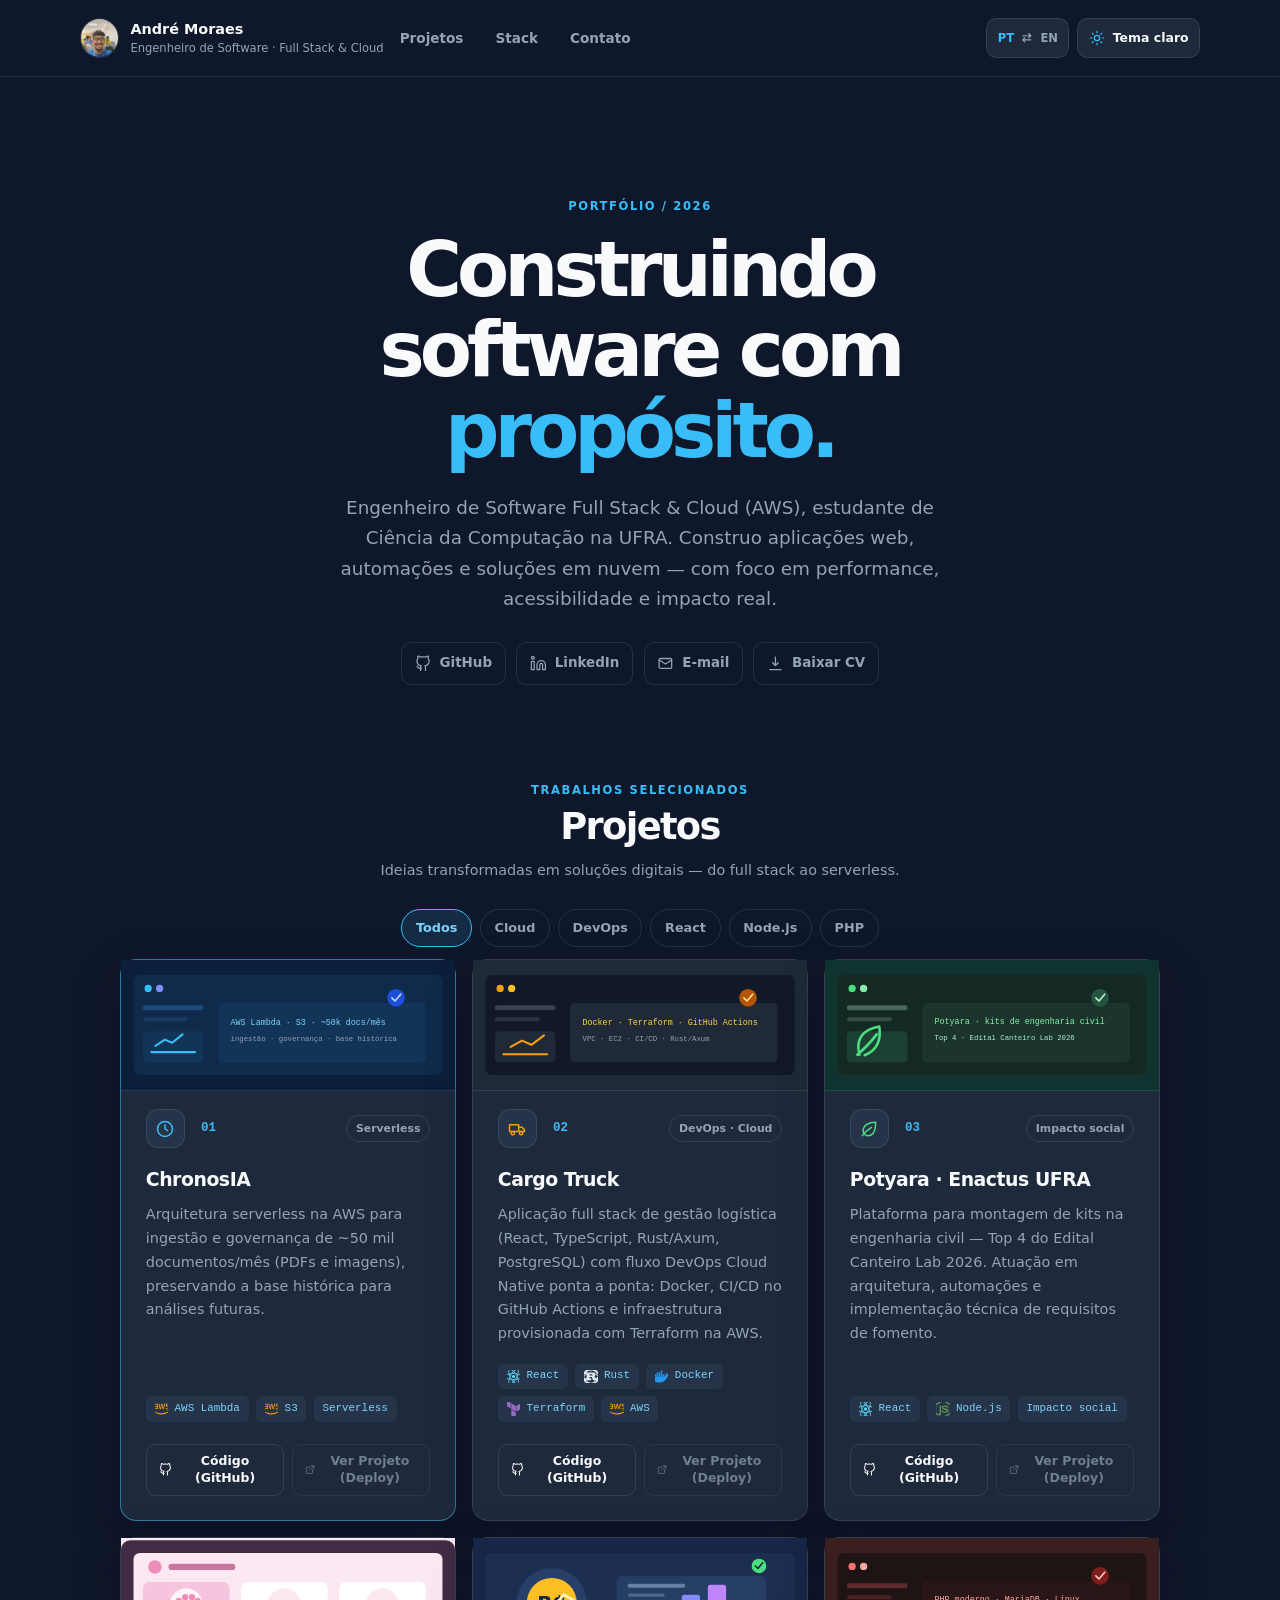
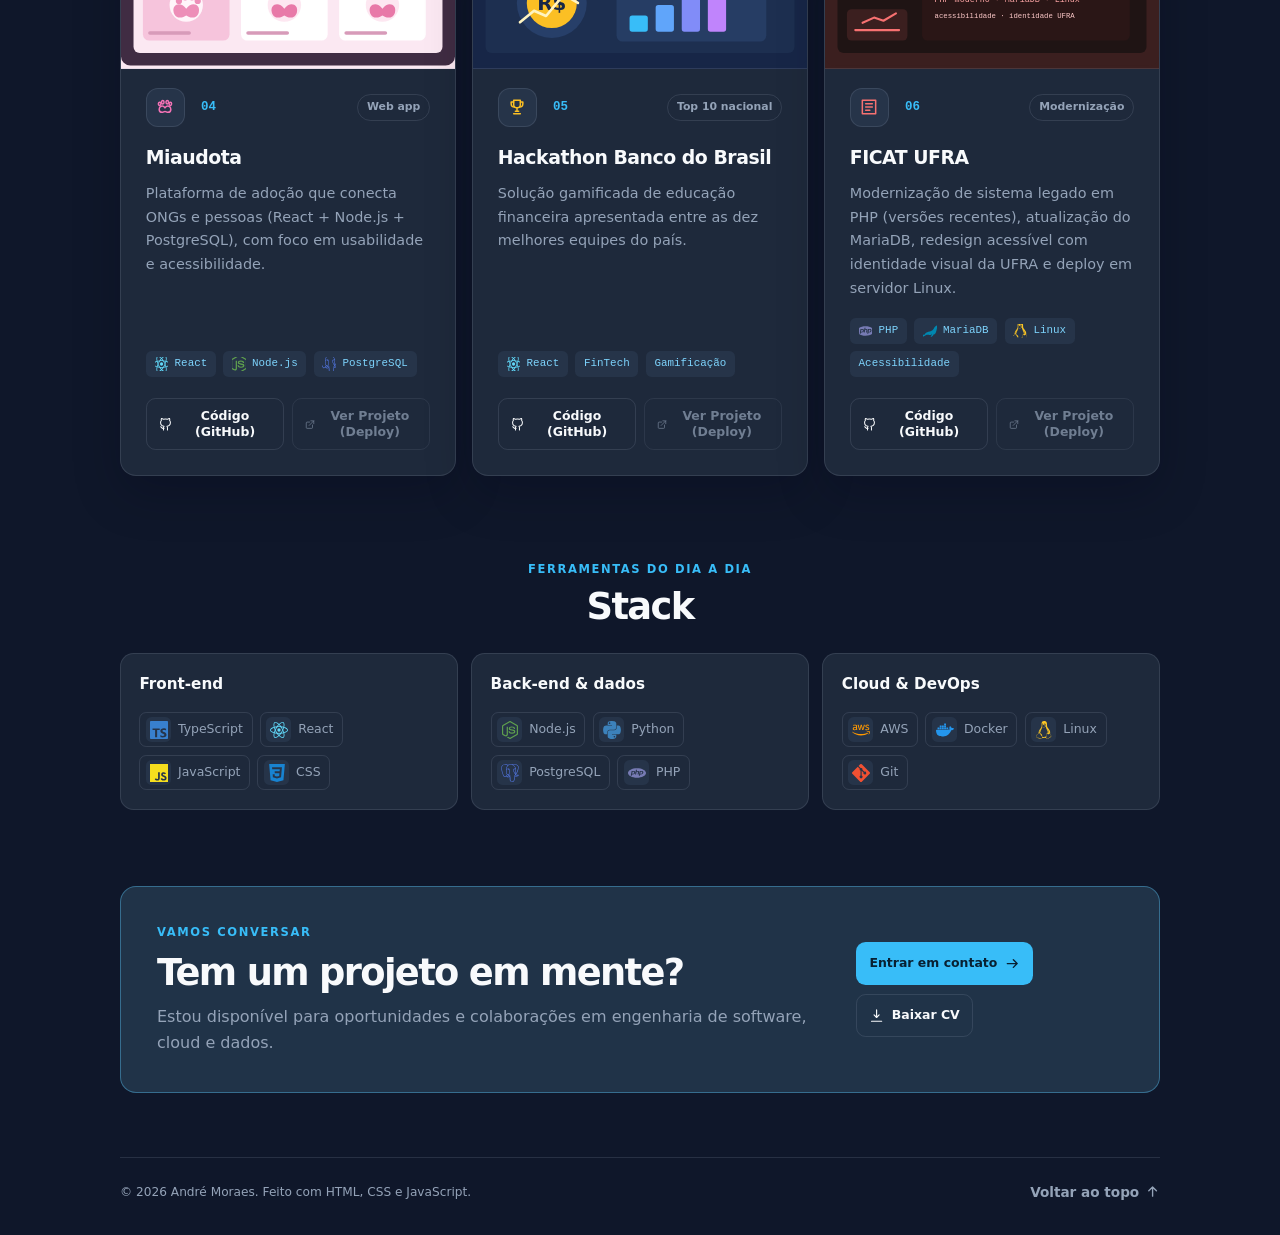
<file: index.html>
<!DOCTYPE html>
<html lang="pt-BR" data-theme="dark">
<head>
    <meta charset="UTF-8">
    <meta name="viewport" content="width=device-width, initial-scale=1">
    <meta name="theme-color" content="#0F172A">
    <meta name="description" content="Portfólio de André Moraes — Engenheiro de Software Full Stack e Cloud (AWS), com foco em performance, acessibilidade e sistemas em produção." data-i18n-content="page.description">
    <title data-i18n="page.title">André Moraes — Engenheiro de Software Full Stack & Cloud</title>
    <link rel="stylesheet" href="style.css">
    <script src="script.js" defer></script>
</head>
<body>
    <a class="skip-link" href="#conteudo" data-i18n="skip">Pular para o conteúdo</a>

    <header class="site-header" id="topo">
        <div class="header-inner">
            <a class="brand" href="#topo" aria-label="André Moraes — início" data-i18n-aria-label="brand.home">
                <span class="brand-mark" aria-hidden="true">
                    <img src="img/eu.png" alt="">
                </span>
                <span>
                    <strong>André Moraes</strong>
                    <small data-i18n="brand.role">Engenheiro de Software · Full Stack & Cloud</small>
                </span>
            </a>

            <nav class="main-nav" aria-label="Navegação principal" data-i18n-aria-label="nav.label">
                <a href="#projetos" data-i18n="nav.projects">Projetos</a>
                <a href="#habilidades" data-i18n="nav.stack">Stack</a>
                <a href="#contato" data-i18n="nav.contact">Contato</a>
            </nav>

            <div class="header-actions">
                <button class="language-toggle" id="language-toggle" type="button" aria-label="Mudar idioma para inglês" data-i18n-aria-label="language.toggle">
                    <span class="language-current" id="language-current">PT</span>
                    <svg viewBox="0 0 20 20" aria-hidden="true"><path d="M4 7h12m0 0-3-3m3 3-3 3M16 13H4m0 0 3 3m-3-3 3-3"></path></svg>
                    <span class="language-next" id="language-next">EN</span>
                </button>
                <button class="theme-toggle" id="theme-toggle" type="button" aria-label="Ativar tema claro" aria-pressed="false" data-i18n-aria-label="theme.label">
                    <svg class="theme-icon theme-icon-sun" viewBox="0 0 24 24" aria-hidden="true">
                        <circle cx="12" cy="12" r="4"></circle>
                        <path d="M12 2v2m0 16v2M4.93 4.93l1.42 1.42m11.3 11.3 1.42 1.42M2 12h2m16 0h2M4.93 19.07l1.42-1.42m11.3-11.3 1.42-1.42"></path>
                    </svg>
                    <svg class="theme-icon theme-icon-moon" viewBox="0 0 24 24" aria-hidden="true">
                        <path d="M20.9 13A9 9 0 0 1 11 3.1 9 9 0 1 0 20.9 13Z"></path>
                    </svg>
                    <span class="theme-label">Tema claro</span>
                </button>
            </div>
        </div>
    </header>

    <main id="conteudo" class="page-shell">
        <section class="intro" aria-labelledby="intro-title">
            <div class="intro-content">
                <p class="eyebrow" data-i18n="intro.eyebrow">PORTFÓLIO / 2026</p>
                <h1 id="intro-title"><span data-i18n="intro.titlePrefix">Construindo software com</span> <span class="intro-highlight" data-i18n="intro.titleAccent">propósito.</span></h1>
                <p class="intro-copy" data-i18n="intro.description">
                    Engenheiro de Software Full Stack & Cloud (AWS), estudante de Ciência da Computação na UFRA.
                    Construo aplicações web, automações e soluções em nuvem — com foco em performance, acessibilidade e impacto real.
                </p>
                <div class="intro-links" aria-label="Links de contato" data-i18n-aria-label="intro.links">
                    <a class="icon-link" href="https://github.com/anfemoraes" target="_blank" rel="noopener noreferrer" aria-label="GitHub">
                        <svg viewBox="0 0 24 24" aria-hidden="true">
                            <path d="M9 19c-4.3 1.4-4.3-2.5-6-3m12 6v-3.9a3.4 3.4 0 0 0-.9-2.7c3-.3 6.1-1.5 6.1-6.7a5.2 5.2 0 0 0-1.4-3.6 4.8 4.8 0 0 0-.1-3.6S17.5 1.2 15 3a13.4 13.4 0 0 0-7 0C5.5 1.2 4.3 1.5 4.3 1.5a4.8 4.8 0 0 0-.1 3.6A5.2 5.2 0 0 0 2.8 8.7c0 5.2 3.1 6.4 6.1 6.7a3.4 3.4 0 0 0-.9 2.7V22"></path>
                        </svg>
                        <span>GitHub</span>
                    </a>
                    <a class="icon-link" href="https://www.linkedin.com/in/andr%C3%A9-moraes-99940636a" target="_blank" rel="noopener noreferrer" aria-label="LinkedIn">
                        <svg viewBox="0 0 24 24" aria-hidden="true">
                            <path d="M16 8a6 6 0 0 1 6 6v7h-4v-7a2 2 0 0 0-4 0v7h-4v-7a6 6 0 0 1 6-6ZM2 9h4v12H2z"></path>
                            <circle cx="4" cy="4" r="2"></circle>
                        </svg>
                        <span>LinkedIn</span>
                    </a>
                    <a class="icon-link" href="mailto:andremoras2327@gmail.com" aria-label="Enviar e-mail" data-i18n-aria-label="link.emailLabel">
                        <svg viewBox="0 0 24 24" aria-hidden="true">
                            <rect x="3" y="5" width="18" height="14" rx="2"></rect>
                            <path d="m3 7 9 6 9-6"></path>
                        </svg>
                        <span data-i18n="link.email">E-mail</span>
                    </a>
                    <a class="icon-link" href="cv.pdf" download="CV-Andre-Moraes.pdf" aria-label="Baixar CV (PDF)" data-i18n-aria-label="cv.label">
                        <svg viewBox="0 0 24 24" aria-hidden="true"><path d="M12 3v12m0 0-4-4m4 4 4-4M4 21h16"></path></svg>
                        <span data-i18n="cv.button">Baixar CV</span>
                    </a>
                </div>
            </div>
        </section>

        <section class="section projects-section" id="projetos" aria-labelledby="projects-title">
            <div class="section-heading">
                <div>
                    <p class="eyebrow" data-i18n="projects.eyebrow">TRABALHOS SELECIONADOS</p>
                    <h2 id="projects-title" data-i18n="projects.title">Projetos</h2>
                </div>
                <p class="section-note" data-i18n="projects.note">Ideias transformadas em soluções digitais — do full stack ao serverless.</p>
            </div>

            <div class="project-filters" role="group" aria-label="Filtrar projetos por tecnologia" data-i18n-aria-label="projects.filters">
                <button class="filter-button is-active" type="button" data-filter="all" aria-pressed="true" data-i18n="filter.all">Todos</button>
                <button class="filter-button" type="button" data-filter="cloud" aria-pressed="false">Cloud</button>
                <button class="filter-button" type="button" data-filter="devops" aria-pressed="false">DevOps</button>
                <button class="filter-button" type="button" data-filter="react" aria-pressed="false">React</button>
                <button class="filter-button" type="button" data-filter="node.js" aria-pressed="false">Node.js</button>
                <button class="filter-button" type="button" data-filter="php" aria-pressed="false">PHP</button>
            </div>

            <div class="project-carousel" id="project-carousel" data-mode="list" aria-label="Carrossel de projetos" data-i18n-aria-label="projects.carousel">
                <button class="carousel-arrow" id="previous-project" type="button" aria-label="Projeto anterior" data-i18n-aria-label="projects.previous">
                    <svg viewBox="0 0 24 24" aria-hidden="true"><path d="m15 18-6-6 6-6"></path></svg>
                </button>
                <div class="project-grid" id="project-grid" aria-live="polite">

                <!-- 01 · CHRONOSIA (Serverless / AWS) -->
                <article class="project-card project-card-featured is-current" data-technologies="cloud devops node.js" aria-hidden="false">
                    <figure class="project-preview preview-chronos" aria-hidden="true">
                        <svg viewBox="0 0 640 240">
                            <rect width="640" height="240" rx="18" fill="#0b1f3a"></rect>
                            <rect x="24" y="24" width="592" height="192" rx="12" fill="#0f2a4a"></rect>
                            <circle cx="52" cy="50" r="7" fill="#38bdf8"></circle><circle cx="74" cy="50" r="7" fill="#818cf8"></circle>
                            <rect x="42" y="82" width="116" height="10" rx="5" fill="#1e4a7a"></rect><rect x="42" y="105" width="86" height="8" rx="4" fill="#163a5f"></rect>
                            <rect x="42" y="132" width="116" height="60" rx="9" fill="#123456"></rect>
                            <path d="M58 172h84M66 160l18-12 14 6 20-16" fill="none" stroke="#38bdf8" stroke-linecap="round" stroke-linejoin="round" stroke-width="4"></path>
                            <rect x="186" y="78" width="398" height="114" rx="10" fill="#123456"></rect>
                            <text x="210" y="120" fill="#7dd3fc" font-family="monospace" font-size="16" data-i18n="preview.chronos.line1">AWS Lambda · S3 · ~50k docs/mês</text>
                            <text x="210" y="150" fill="#94a3b8" font-family="monospace" font-size="14" data-i18n="preview.chronos.line2">ingestão · governança · base histórica</text>
                            <circle cx="527" cy="68" r="17" fill="#1d4ed8"></circle><path d="m519 68 6 6 11-13" fill="none" stroke="#bfdbfe" stroke-linecap="round" stroke-linejoin="round" stroke-width="3"></path>
                        </svg>
                    </figure>
                    <div class="project-topline">
                        <span class="project-mark mark-chronos" aria-hidden="true">
                            <svg viewBox="0 0 24 24"><circle cx="12" cy="12" r="9"></circle><path d="M12 7v5l3 2"></path></svg>
                        </span>
                        <span class="project-number">01</span>
                        <span class="project-type" data-i18n="project.chronos.type">Serverless</span>
                    </div>
                    <h3>ChronosIA</h3>
                    <p class="project-description" data-i18n="project.chronos.description">
                        Arquitetura serverless na AWS para ingestão e governança de ~50 mil documentos/mês (PDFs e imagens), preservando a base histórica para análises futuras.
                    </p>
                    <ul class="tag-list" aria-label="Tecnologias" data-i18n-aria-label="project.technologies">
                        <li><span class="tag-icon" data-tech="amazonaws" aria-hidden="true"></span>AWS Lambda</li>
                        <li><span class="tag-icon" data-tech="amazonaws" aria-hidden="true"></span>S3</li>
                        <li>Serverless</li>
                    </ul>
                    <div class="project-actions">
                        <a class="button button-secondary" href="https://github.com/JulielenArnoud/ChronosIA" target="_blank" rel="noopener noreferrer">
                            <svg class="github-icon" viewBox="0 0 24 24" aria-hidden="true">
                                <path d="M9 19c-4.3 1.4-4.3-2.5-6-3m12 6v-3.9a3.4 3.4 0 0 0-.9-2.7c3-.3 6.1-1.5 6.1-6.7a5.2 5.2 0 0 0-1.4-3.6 4.8 4.8 0 0 0-.1-3.6S17.5 1.2 15 3a13.4 13.4 0 0 0-7 0C5.5 1.2 4.3 1.5 4.3 1.5a4.8 4.8 0 0 0-.1 3.6A5.2 5.2 0 0 0 2.8 8.7c0 5.2 3.1 6.4 6.1 6.7a3.4 3.4 0 0 0-.9 2.7V22"></path>
                            </svg>
                            <span data-i18n="project.code">Código (GitHub)</span>
                        </a>
                        <button class="button button-disabled" type="button" disabled title="Link de deploy ainda não informado" data-i18n-title="project.deployTitle">
                            <svg class="deploy-icon" viewBox="0 0 24 24" aria-hidden="true"><path d="M14 3h7v7m0-7L10 14"></path><path d="M18 13v6a2 2 0 0 1-2 2H5a2 2 0 0 1-2-2V8a2 2 0 0 1 2-2h6"></path></svg>
                            <span data-i18n="project.deploy">Ver Projeto (Deploy)</span>
                        </button>
                    </div>
                </article>

                <!-- 02 · CARGO TRUCK (DevOps / Cloud Native) -->
                <article class="project-card" data-technologies="cloud devops react node.js" aria-hidden="false">
                    <figure class="project-preview preview-cargo" aria-hidden="true">
                        <svg viewBox="0 0 640 240">
                            <rect width="640" height="240" rx="18" fill="#1f2937"></rect>
                            <rect x="24" y="24" width="592" height="192" rx="12" fill="#111827"></rect>
                            <circle cx="52" cy="50" r="7" fill="#f59e0b"></circle><circle cx="74" cy="50" r="7" fill="#fbbf24"></circle>
                            <rect x="42" y="82" width="116" height="10" rx="5" fill="#374151"></rect><rect x="42" y="105" width="86" height="8" rx="4" fill="#2b3445"></rect>
                            <rect x="42" y="132" width="116" height="60" rx="9" fill="#1f2937"></rect>
                            <path d="M58 176h84m-70-14 22-12 18 8 24-18" fill="none" stroke="#f59e0b" stroke-linecap="round" stroke-linejoin="round" stroke-width="4"></path>
                            <rect x="186" y="78" width="398" height="114" rx="10" fill="#1f2937"></rect>
                            <text x="210" y="120" fill="#fcd34d" font-family="monospace" font-size="16">Docker · Terraform · GitHub Actions</text>
                            <text x="210" y="150" fill="#9ca3af" font-family="monospace" font-size="14">VPC · EC2 · CI/CD · Rust/Axum</text>
                            <circle cx="527" cy="68" r="17" fill="#b45309"></circle><path d="m519 68 6 6 11-13" fill="none" stroke="#fde68a" stroke-linecap="round" stroke-linejoin="round" stroke-width="3"></path>
                        </svg>
                    </figure>
                    <div class="project-topline">
                        <span class="project-mark mark-cargo" aria-hidden="true">
                            <svg viewBox="0 0 24 24"><path d="M3 7h11v8H3zM14 10h4l3 3v2h-7z"></path><circle cx="7" cy="17" r="2"></circle><circle cx="17" cy="17" r="2"></circle></svg>
                        </span>
                        <span class="project-number">02</span>
                        <span class="project-type" data-i18n="project.cargo.type">DevOps · Cloud</span>
                    </div>
                    <h3>Cargo Truck</h3>
                    <p class="project-description" data-i18n="project.cargo.description">
                        Aplicação full stack de gestão logística (React, TypeScript, Rust/Axum, PostgreSQL) com fluxo DevOps Cloud Native ponta a ponta: Docker, CI/CD no GitHub Actions e infraestrutura provisionada com Terraform na AWS.
                    </p>
                    <ul class="tag-list" aria-label="Tecnologias" data-i18n-aria-label="project.technologies">
                        <li><span class="tag-icon" data-tech="react" aria-hidden="true"></span>React</li>
                        <li><span class="tag-icon" data-tech="rust" aria-hidden="true"></span>Rust</li>
                        <li><span class="tag-icon" data-tech="docker" aria-hidden="true"></span>Docker</li>
                        <li><span class="tag-icon" data-tech="terraform" aria-hidden="true"></span>Terraform</li>
                        <li><span class="tag-icon" data-tech="amazonaws" aria-hidden="true"></span>AWS</li>
                    </ul>
                    <div class="project-actions">
                        <a class="button button-secondary" href="https://github.com/anfemoraes?tab=repositories" target="_blank" rel="noopener noreferrer">
                            <svg class="github-icon" viewBox="0 0 24 24" aria-hidden="true">
                                <path d="M9 19c-4.3 1.4-4.3-2.5-6-3m12 6v-3.9a3.4 3.4 0 0 0-.9-2.7c3-.3 6.1-1.5 6.1-6.7a5.2 5.2 0 0 0-1.4-3.6 4.8 4.8 0 0 0-.1-3.6S17.5 1.2 15 3a13.4 13.4 0 0 0-7 0C5.5 1.2 4.3 1.5 4.3 1.5a4.8 4.8 0 0 0-.1 3.6A5.2 5.2 0 0 0 2.8 8.7c0 5.2 3.1 6.4 6.1 6.7a3.4 3.4 0 0 0-.9 2.7V22"></path>
                            </svg>
                            <span data-i18n="project.code">Código (GitHub)</span>
                        </a>
                        <button class="button button-disabled" type="button" disabled title="Link de deploy ainda não informado" data-i18n-title="project.deployTitle">
                            <svg class="deploy-icon" viewBox="0 0 24 24" aria-hidden="true"><path d="M14 3h7v7m0-7L10 14"></path><path d="M18 13v6a2 2 0 0 1-2 2H5a2 2 0 0 1-2-2V8a2 2 0 0 1 2-2h6"></path></svg>
                            <span data-i18n="project.deploy">Ver Projeto (Deploy)</span>
                        </button>
                    </div>
                </article>

                <!-- 03 · POTYARA / ENACTUS (Impacto social · Top 4) -->
                <article class="project-card" data-technologies="react node.js" aria-hidden="false">
                    <figure class="project-preview preview-enactus" aria-hidden="true">
                        <svg viewBox="0 0 640 240">
                            <rect width="640" height="240" rx="18" fill="#10332f"></rect>
                            <rect x="24" y="24" width="592" height="192" rx="12" fill="#142923"></rect>
                            <circle cx="52" cy="50" r="7" fill="#4ade80"></circle><circle cx="74" cy="50" r="7" fill="#86efac"></circle>
                            <rect x="42" y="82" width="116" height="10" rx="5" fill="#47665c"></rect><rect x="42" y="105" width="86" height="8" rx="4" fill="#334f46"></rect>
                            <rect x="42" y="132" width="116" height="60" rx="9" fill="#1d4034"></rect>
                            <path d="M66 177c-8-30 6-48 38-54 4 28-5 46-28 55m-14-1c14-12 25-23 37-39" fill="none" stroke="#4ade80" stroke-linecap="round" stroke-linejoin="round" stroke-width="5"></path>
                            <rect x="186" y="78" width="398" height="114" rx="10" fill="#1c352c"></rect>
                            <text x="210" y="118" fill="#86efac" font-family="monospace" font-size="16" data-i18n="preview.potyara.line1">Potyara · kits de engenharia civil</text>
                            <text x="210" y="148" fill="#a7f3d0" font-family="monospace" font-size="14" data-i18n="preview.potyara.line2">Top 4 · Edital Canteiro Lab 2026</text>
                            <circle cx="527" cy="68" r="17" fill="#255540"></circle><path d="m519 68 6 6 11-13" fill="none" stroke="#bbf7d0" stroke-linecap="round" stroke-linejoin="round" stroke-width="3"></path>
                        </svg>
                    </figure>
                    <div class="project-topline">
                        <span class="project-mark mark-enactus" aria-hidden="true">
                            <svg viewBox="0 0 24 24"><path d="M20 4C11 4 5 8 5 14a6 6 0 0 0 6 6c6 0 9-6 9-16Z"></path><path d="M4 20c3-4 6-7 11-10"></path></svg>
                        </span>
                        <span class="project-number">03</span>
                        <span class="project-type" data-i18n="project.potyara.type">Impacto social</span>
                    </div>
                    <h3>Potyara · Enactus UFRA</h3>
                    <p class="project-description" data-i18n="project.potyara.description">
                        Plataforma para montagem de kits na engenharia civil — Top 4 do Edital Canteiro Lab 2026. Atuação em arquitetura, automações e implementação técnica de requisitos de fomento.
                    </p>
                    <ul class="tag-list" aria-label="Tecnologias" data-i18n-aria-label="project.technologies">
                        <li><span class="tag-icon" data-tech="react" aria-hidden="true"></span>React</li>
                        <li><span class="tag-icon" data-tech="nodedotjs" aria-hidden="true"></span>Node.js</li>
                        <li data-i18n="tag.socialImpact">Impacto social</li>
                    </ul>
                    <div class="project-actions">
                        <a class="button button-secondary" href="https://github.com/anfemoraes?tab=repositories" target="_blank" rel="noopener noreferrer">
                            <svg class="github-icon" viewBox="0 0 24 24" aria-hidden="true">
                                <path d="M9 19c-4.3 1.4-4.3-2.5-6-3m12 6v-3.9a3.4 3.4 0 0 0-.9-2.7c3-.3 6.1-1.5 6.1-6.7a5.2 5.2 0 0 0-1.4-3.6 4.8 4.8 0 0 0-.1-3.6S17.5 1.2 15 3a13.4 13.4 0 0 0-7 0C5.5 1.2 4.3 1.5 4.3 1.5a4.8 4.8 0 0 0-.1 3.6A5.2 5.2 0 0 0 2.8 8.7c0 5.2 3.1 6.4 6.1 6.7a3.4 3.4 0 0 0-.9 2.7V22"></path>
                            </svg>
                            <span data-i18n="project.code">Código (GitHub)</span>
                        </a>
                        <button class="button button-disabled" type="button" disabled title="Link de deploy ainda não informado" data-i18n-title="project.deployTitle">
                            <svg class="deploy-icon" viewBox="0 0 24 24" aria-hidden="true"><path d="M14 3h7v7m0-7L10 14"></path><path d="M18 13v6a2 2 0 0 1-2 2H5a2 2 0 0 1-2-2V8a2 2 0 0 1 2-2h6"></path></svg>
                            <span data-i18n="project.deploy">Ver Projeto (Deploy)</span>
                        </button>
                    </div>
                </article>

                <!-- 04 · MIAUDOTA -->
                <article class="project-card" data-technologies="react node.js" aria-hidden="false">
                    <figure class="project-preview preview-miaudota" aria-hidden="true">
                        <svg viewBox="0 0 640 240">
                            <rect width="640" height="240" rx="18" fill="#402c43"></rect>
                            <rect x="24" y="24" width="592" height="192" rx="12" fill="#fbe8f2"></rect>
                            <circle cx="65" cy="51" r="13" fill="#ed8eb8"></circle><rect x="91" y="45" width="128" height="12" rx="6" fill="#c777a0"></rect>
                            <rect x="42" y="80" width="166" height="112" rx="12" fill="#f6c4dc"></rect><circle cx="125" cy="124" r="32" fill="#fff5fa"></circle>
                            <path d="M125 131c-11-15-28-8-24 7 3 12 16 12 24 6 8 6 21 6 24-6 4-15-13-22-24-7Z" fill="#ed8eb8"></path>
                            <circle cx="111" cy="116" r="6" fill="#ed8eb8"></circle><circle cx="123" cy="109" r="6" fill="#ed8eb8"></circle><circle cx="136" cy="109" r="6" fill="#ed8eb8"></circle><circle cx="147" cy="116" r="6" fill="#ed8eb8"></circle>
                            <rect x="230" y="80" width="166" height="112" rx="12" fill="#fff"></rect><circle cx="313" cy="124" r="32" fill="#fde7f1"></circle><path d="M313 131c-11-15-28-8-24 7 3 12 16 12 24 6 8 6 21 6 24-6 4-15-13-22-24-7Z" fill="#e879a8"></path>
                            <rect x="418" y="80" width="166" height="112" rx="12" fill="#fff"></rect><circle cx="501" cy="124" r="32" fill="#fde7f1"></circle><path d="M501 131c-11-15-28-8-24 7 3 12 16 12 24 6 8 6 21 6 24-6 4-15-13-22-24-7Z" fill="#e879a8"></path>
                            <rect x="52" y="174" width="82" height="7" rx="3.5" fill="#d79bb9"></rect><rect x="240" y="174" width="82" height="7" rx="3.5" fill="#d79bb9"></rect><rect x="428" y="174" width="82" height="7" rx="3.5" fill="#d79bb9"></rect>
                        </svg>
                    </figure>
                    <div class="project-topline">
                        <span class="project-mark mark-miaudota" aria-hidden="true">
                            <svg viewBox="0 0 24 24"><path d="M12 13c-2.8-3.6-7-2.1-7 1.6 0 2.1 1.6 3.8 3.6 3.8 1.4 0 2.1-1 3.4-1s2 1 3.4 1c2 0 3.6-1.7 3.6-3.8 0-3.7-4.2-5.2-7-1.6Z"></path><ellipse cx="5.6" cy="8.2" rx="1.5" ry="2"></ellipse><ellipse cx="9.3" cy="6.3" rx="1.5" ry="2"></ellipse><ellipse cx="14.7" cy="6.3" rx="1.5" ry="2"></ellipse><ellipse cx="18.4" cy="8.2" rx="1.5" ry="2"></ellipse></svg>
                        </span>
                        <span class="project-number">04</span>
                        <span class="project-type" data-i18n="project.miaudota.type">Web app</span>
                    </div>
                    <h3>Miaudota</h3>
                    <p class="project-description" data-i18n="project.miaudota.description">
                        Plataforma de adoção que conecta ONGs e pessoas (React + Node.js + PostgreSQL), com foco em usabilidade e acessibilidade.
                    </p>
                    <ul class="tag-list" aria-label="Tecnologias" data-i18n-aria-label="project.technologies">
                        <li><span class="tag-icon" data-tech="react" aria-hidden="true"></span>React</li>
                        <li><span class="tag-icon" data-tech="nodedotjs" aria-hidden="true"></span>Node.js</li>
                        <li><span class="tag-icon" data-tech="postgresql" aria-hidden="true"></span>PostgreSQL</li>
                    </ul>
                    <div class="project-actions">
                        <a class="button button-secondary" href="https://github.com/anfemoraes?tab=repositories" target="_blank" rel="noopener noreferrer">
                            <svg class="github-icon" viewBox="0 0 24 24" aria-hidden="true">
                                <path d="M9 19c-4.3 1.4-4.3-2.5-6-3m12 6v-3.9a3.4 3.4 0 0 0-.9-2.7c3-.3 6.1-1.5 6.1-6.7a5.2 5.2 0 0 0-1.4-3.6 4.8 4.8 0 0 0-.1-3.6S17.5 1.2 15 3a13.4 13.4 0 0 0-7 0C5.5 1.2 4.3 1.5 4.3 1.5a4.8 4.8 0 0 0-.1 3.6A5.2 5.2 0 0 0 2.8 8.7c0 5.2 3.1 6.4 6.1 6.7a3.4 3.4 0 0 0-.9 2.7V22"></path>
                            </svg>
                            <span data-i18n="project.code">Código (GitHub)</span>
                        </a>
                        <button class="button button-disabled" type="button" disabled title="Link de deploy ainda não informado" data-i18n-title="project.deployTitle">
                            <svg class="deploy-icon" viewBox="0 0 24 24" aria-hidden="true"><path d="M14 3h7v7m0-7L10 14"></path><path d="M18 13v6a2 2 0 0 1-2 2H5a2 2 0 0 1-2-2V8a2 2 0 0 1 2-2h6"></path></svg>
                            <span data-i18n="project.deploy">Ver Projeto (Deploy)</span>
                        </button>
                    </div>
                </article>

                <!-- 05 · HACKATHON BB -->
                <article class="project-card" data-technologies="react node.js" aria-hidden="false">
                    <figure class="project-preview preview-hackathon" aria-hidden="true">
                        <svg viewBox="0 0 640 240">
                            <rect width="640" height="240" rx="18" fill="#172647"></rect>
                            <rect x="24" y="24" width="592" height="192" rx="12" fill="#1d2f50"></rect>
                            <circle cx="151" cy="120" r="67" fill="#273f69"></circle><circle cx="151" cy="120" r="48" fill="#fbbf24"></circle>
                            <text x="151" y="133" text-anchor="middle" fill="#172647" font-family="system-ui,sans-serif" font-size="38" font-weight="800">R$</text>
                            <path d="m90 157 27-22 23 10 34-41 27 16" fill="none" stroke="#fff4c2" stroke-linecap="round" stroke-linejoin="round" stroke-width="5"></path>
                            <rect x="275" y="68" width="287" height="126" rx="12" fill="#263d64"></rect>
                            <rect x="300" y="144" width="35" height="31" rx="5" fill="#38bdf8"></rect><rect x="350" y="124" width="35" height="51" rx="5" fill="#60a5fa"></rect>
                            <rect x="400" y="104" width="35" height="71" rx="5" fill="#818cf8"></rect><rect x="450" y="85" width="35" height="90" rx="5" fill="#c084fc"></rect>
                            <path d="M300 87h103" stroke="#6680a8" stroke-linecap="round" stroke-width="8"></path><path d="M300 105h64" stroke="#4d678e" stroke-linecap="round" stroke-width="6"></path>
                            <circle cx="548" cy="49" r="14" fill="#4ade80"></circle><path d="m541 49 5 5 9-11" fill="none" stroke="#102b30" stroke-linecap="round" stroke-linejoin="round" stroke-width="3"></path>
                        </svg>
                    </figure>
                    <div class="project-topline">
                        <span class="project-mark mark-hackathon" aria-hidden="true">
                            <svg viewBox="0 0 24 24"><path d="M8 4h8v5a4 4 0 0 1-8 0V4Z"></path><path d="M8 6H5v2a4 4 0 0 0 4 4m7-6h3v2a4 4 0 0 1-4 4m-3 1v4m-4 3h8m-6-3h4"></path></svg>
                        </span>
                        <span class="project-number">05</span>
                        <span class="project-type" data-i18n="project.hackathon.type">Top 10 nacional</span>
                    </div>
                    <h3>Hackathon Banco do Brasil</h3>
                    <p class="project-description" data-i18n="project.hackathon.description">
                        Solução gamificada de educação financeira apresentada entre as dez melhores equipes do país.
                    </p>
                    <ul class="tag-list" aria-label="Tecnologias e áreas" data-i18n-aria-label="project.technologiesAndFields">
                        <li><span class="tag-icon" data-tech="react" aria-hidden="true"></span>React</li>
                        <li>FinTech</li>
                        <li data-i18n="tag.gamification">Gamificação</li>
                    </ul>
                    <div class="project-actions">
                        <a class="button button-secondary" href="https://github.com/anfemoraes?tab=repositories" target="_blank" rel="noopener noreferrer">
                            <svg class="github-icon" viewBox="0 0 24 24" aria-hidden="true">
                                <path d="M9 19c-4.3 1.4-4.3-2.5-6-3m12 6v-3.9a3.4 3.4 0 0 0-.9-2.7c3-.3 6.1-1.5 6.1-6.7a5.2 5.2 0 0 0-1.4-3.6 4.8 4.8 0 0 0-.1-3.6S17.5 1.2 15 3a13.4 13.4 0 0 0-7 0C5.5 1.2 4.3 1.5 4.3 1.5a4.8 4.8 0 0 0-.1 3.6A5.2 5.2 0 0 0 2.8 8.7c0 5.2 3.1 6.4 6.1 6.7a3.4 3.4 0 0 0-.9 2.7V22"></path>
                            </svg>
                            <span data-i18n="project.code">Código (GitHub)</span>
                        </a>
                        <button class="button button-disabled" type="button" disabled title="Link de deploy ainda não informado" data-i18n-title="project.deployTitle">
                            <svg class="deploy-icon" viewBox="0 0 24 24" aria-hidden="true"><path d="M14 3h7v7m0-7L10 14"></path><path d="M18 13v6a2 2 0 0 1-2 2H5a2 2 0 0 1-2-2V8a2 2 0 0 1 2-2h6"></path></svg>
                            <span data-i18n="project.deploy">Ver Projeto (Deploy)</span>
                        </button>
                    </div>
                </article>

                <!-- 06 · FICAT UFRA (PHP legado → modernização) -->
                <article class="project-card" data-technologies="php" aria-hidden="false">
                    <figure class="project-preview preview-ficat" aria-hidden="true">
                        <svg viewBox="0 0 640 240">
                            <rect width="640" height="240" rx="18" fill="#3b1f1f"></rect>
                            <rect x="24" y="24" width="592" height="192" rx="12" fill="#1f1414"></rect>
                            <circle cx="52" cy="50" r="7" fill="#f87171"></circle><circle cx="74" cy="50" r="7" fill="#fca5a5"></circle>
                            <rect x="42" y="82" width="116" height="10" rx="5" fill="#5c2b2b"></rect><rect x="42" y="105" width="86" height="8" rx="4" fill="#4a2222"></rect>
                            <rect x="42" y="132" width="116" height="60" rx="9" fill="#3b1f1f"></rect>
                            <path d="M58 172h84m-70-14 22-10 18 6 24-14" fill="none" stroke="#f87171" stroke-linecap="round" stroke-linejoin="round" stroke-width="4"></path>
                            <rect x="186" y="78" width="398" height="114" rx="10" fill="#2a1616"></rect>
                            <text x="210" y="118" fill="#fca5a5" font-family="monospace" font-size="16" data-i18n="preview.ficat.line1">PHP moderno · MariaDB · Linux</text>
                            <text x="210" y="148" fill="#fecaca" font-family="monospace" font-size="14" data-i18n="preview.ficat.line2">acessibilidade · identidade UFRA</text>
                            <circle cx="527" cy="68" r="17" fill="#7f1d1d"></circle><path d="m519 68 6 6 11-13" fill="none" stroke="#fecaca" stroke-linecap="round" stroke-linejoin="round" stroke-width="3"></path>
                        </svg>
                    </figure>
                    <div class="project-topline">
                        <span class="project-mark mark-ficat" aria-hidden="true">
                            <svg viewBox="0 0 24 24"><path d="M4 4h16v16H4z"></path><path d="M8 8h8M8 12h8M8 16h5"></path></svg>
                        </span>
                        <span class="project-number">06</span>
                        <span class="project-type" data-i18n="project.ficat.type">Modernização</span>
                    </div>
                    <h3>FICAT UFRA</h3>
                    <p class="project-description" data-i18n="project.ficat.description">
                        Modernização de sistema legado em PHP (versões recentes), atualização do MariaDB, redesign acessível com identidade visual da UFRA e deploy em servidor Linux.
                    </p>
                    <ul class="tag-list" aria-label="Tecnologias" data-i18n-aria-label="project.technologies">
                        <li><span class="tag-icon" data-tech="php" aria-hidden="true"></span>PHP</li>
                        <li><span class="tag-icon" data-tech="mariadb" aria-hidden="true"></span>MariaDB</li>
                        <li><span class="tag-icon" data-tech="linux" aria-hidden="true"></span>Linux</li>
                        <li data-i18n="tag.accessibility">Acessibilidade</li>
                    </ul>
                    <div class="project-actions">
                        <a class="button button-secondary" href="https://github.com/anfemoraes?tab=repositories" target="_blank" rel="noopener noreferrer">
                            <svg class="github-icon" viewBox="0 0 24 24" aria-hidden="true">
                                <path d="M9 19c-4.3 1.4-4.3-2.5-6-3m12 6v-3.9a3.4 3.4 0 0 0-.9-2.7c3-.3 6.1-1.5 6.1-6.7a5.2 5.2 0 0 0-1.4-3.6 4.8 4.8 0 0 0-.1-3.6S17.5 1.2 15 3a13.4 13.4 0 0 0-7 0C5.5 1.2 4.3 1.5 4.3 1.5a4.8 4.8 0 0 0-.1 3.6A5.2 5.2 0 0 0 2.8 8.7c0 5.2 3.1 6.4 6.1 6.7a3.4 3.4 0 0 0-.9 2.7V22"></path>
                            </svg>
                            <span data-i18n="project.code">Código (GitHub)</span>
                        </a>
                        <button class="button button-disabled" type="button" disabled title="Link de deploy ainda não informado" data-i18n-title="project.deployTitle">
                            <svg class="deploy-icon" viewBox="0 0 24 24" aria-hidden="true"><path d="M14 3h7v7m0-7L10 14"></path><path d="M18 13v6a2 2 0 0 1-2 2H5a2 2 0 0 1-2-2V8a2 2 0 0 1 2-2h6"></path></svg>
                            <span data-i18n="project.deploy">Ver Projeto (Deploy)</span>
                        </button>
                    </div>
                </article>

                </div>
                <button class="carousel-arrow" id="next-project" type="button" aria-label="Próximo projeto" data-i18n-aria-label="projects.next">
                    <svg viewBox="0 0 24 24" aria-hidden="true"><path d="m9 18 6-6-6-6"></path></svg>
                </button>
            </div>
            <div class="carousel-footer">
                <p class="empty-state" id="empty-state" hidden data-i18n="projects.empty">Nenhum projeto encontrado para essa tecnologia.</p>
                <p class="slide-count" id="slide-count" aria-live="polite">Projeto 1 de 6</p>
            </div>
        </section>

        <section class="section skills-section" id="habilidades" aria-labelledby="skills-title">
            <div class="section-heading">
                <div>
                    <p class="eyebrow" data-i18n="skills.eyebrow">FERRAMENTAS DO DIA A DIA</p>
                    <h2 id="skills-title" data-i18n="skills.title">Stack</h2>
                </div>
            </div>
            <div class="skills-grid">
                <article class="skill-group">
                    <h3 data-i18n="skills.frontend">Front-end</h3>
                    <ul class="skill-list">
                        <li><span class="tech-icon" data-tech="typescript" aria-hidden="true"></span>TypeScript</li>
                        <li><span class="tech-icon" data-tech="react" aria-hidden="true"></span>React</li>
                        <li><span class="tech-icon" data-tech="javascript" aria-hidden="true"></span>JavaScript</li>
                        <li><span class="tech-icon" data-tech="css3" aria-hidden="true"></span>CSS</li>
                    </ul>
                </article>
                <article class="skill-group">
                    <h3 data-i18n="skills.backend">Back-end & dados</h3>
                    <ul class="skill-list">
                        <li><span class="tech-icon" data-tech="nodedotjs" aria-hidden="true"></span>Node.js</li>
                        <li><span class="tech-icon" data-tech="python" aria-hidden="true"></span>Python</li>
                        <li><span class="tech-icon" data-tech="postgresql" aria-hidden="true"></span>PostgreSQL</li>
                        <li><span class="tech-icon" data-tech="php" aria-hidden="true"></span>PHP</li>
                    </ul>
                </article>
                <article class="skill-group">
                    <h3 data-i18n="skills.cloud">Cloud & DevOps</h3>
                    <ul class="skill-list">
                        <li><span class="tech-icon" data-tech="amazonaws" aria-hidden="true"></span>AWS</li>
                        <li><span class="tech-icon" data-tech="docker" aria-hidden="true"></span>Docker</li>
                        <li><span class="tech-icon" data-tech="linux" aria-hidden="true"></span>Linux</li>
                        <li><span class="tech-icon" data-tech="git" aria-hidden="true"></span>Git</li>
                    </ul>
                </article>
            </div>
        </section>

        <section class="contact-panel" id="contato" aria-labelledby="contact-title">
            <div>
                <p class="eyebrow" data-i18n="contact.eyebrow">VAMOS CONVERSAR</p>
                <h2 id="contact-title" data-i18n="contact.title">Tem um projeto em mente?</h2>
                <p data-i18n="contact.description">Estou disponível para oportunidades e colaborações em engenharia de software, cloud e dados.</p>
            </div>
            <div class="contact-actions">
                <a class="button button-primary" href="mailto:andremoras2327@gmail.com">
                <span data-i18n="contact.button">Entrar em contato</span>
                <svg viewBox="0 0 20 20" aria-hidden="true"><path d="M3 10h13m-5-5 5 5-5 5"></path></svg>
            </a>
                <a class="button button-secondary" href="cv.pdf" download="CV-Andre-Moraes.pdf">
                    <svg viewBox="0 0 24 24" aria-hidden="true"><path d="M12 3v12m0 0-4-4m4 4 4-4M4 21h16"></path></svg>
                    <span data-i18n="cv.button">Baixar CV</span>
                </a>
            </div>
        </section>
    </main>

    <footer class="site-footer">
        <p><span data-i18n="footer.copyright">©</span> <span id="current-year">2026</span> André Moraes. <span data-i18n="footer.made">Feito com HTML, CSS e JavaScript.</span></p>
        <a class="back-to-top" href="#topo" aria-label="Voltar ao topo" data-i18n-aria-label="footer.top">
            <span data-i18n="footer.top">Voltar ao topo</span>
            <svg viewBox="0 0 20 20" aria-hidden="true"><path d="M10 16V4m-5 5 5-5 5 5"></path></svg>
        </a>
    </footer>
</body>
</html>
</file>
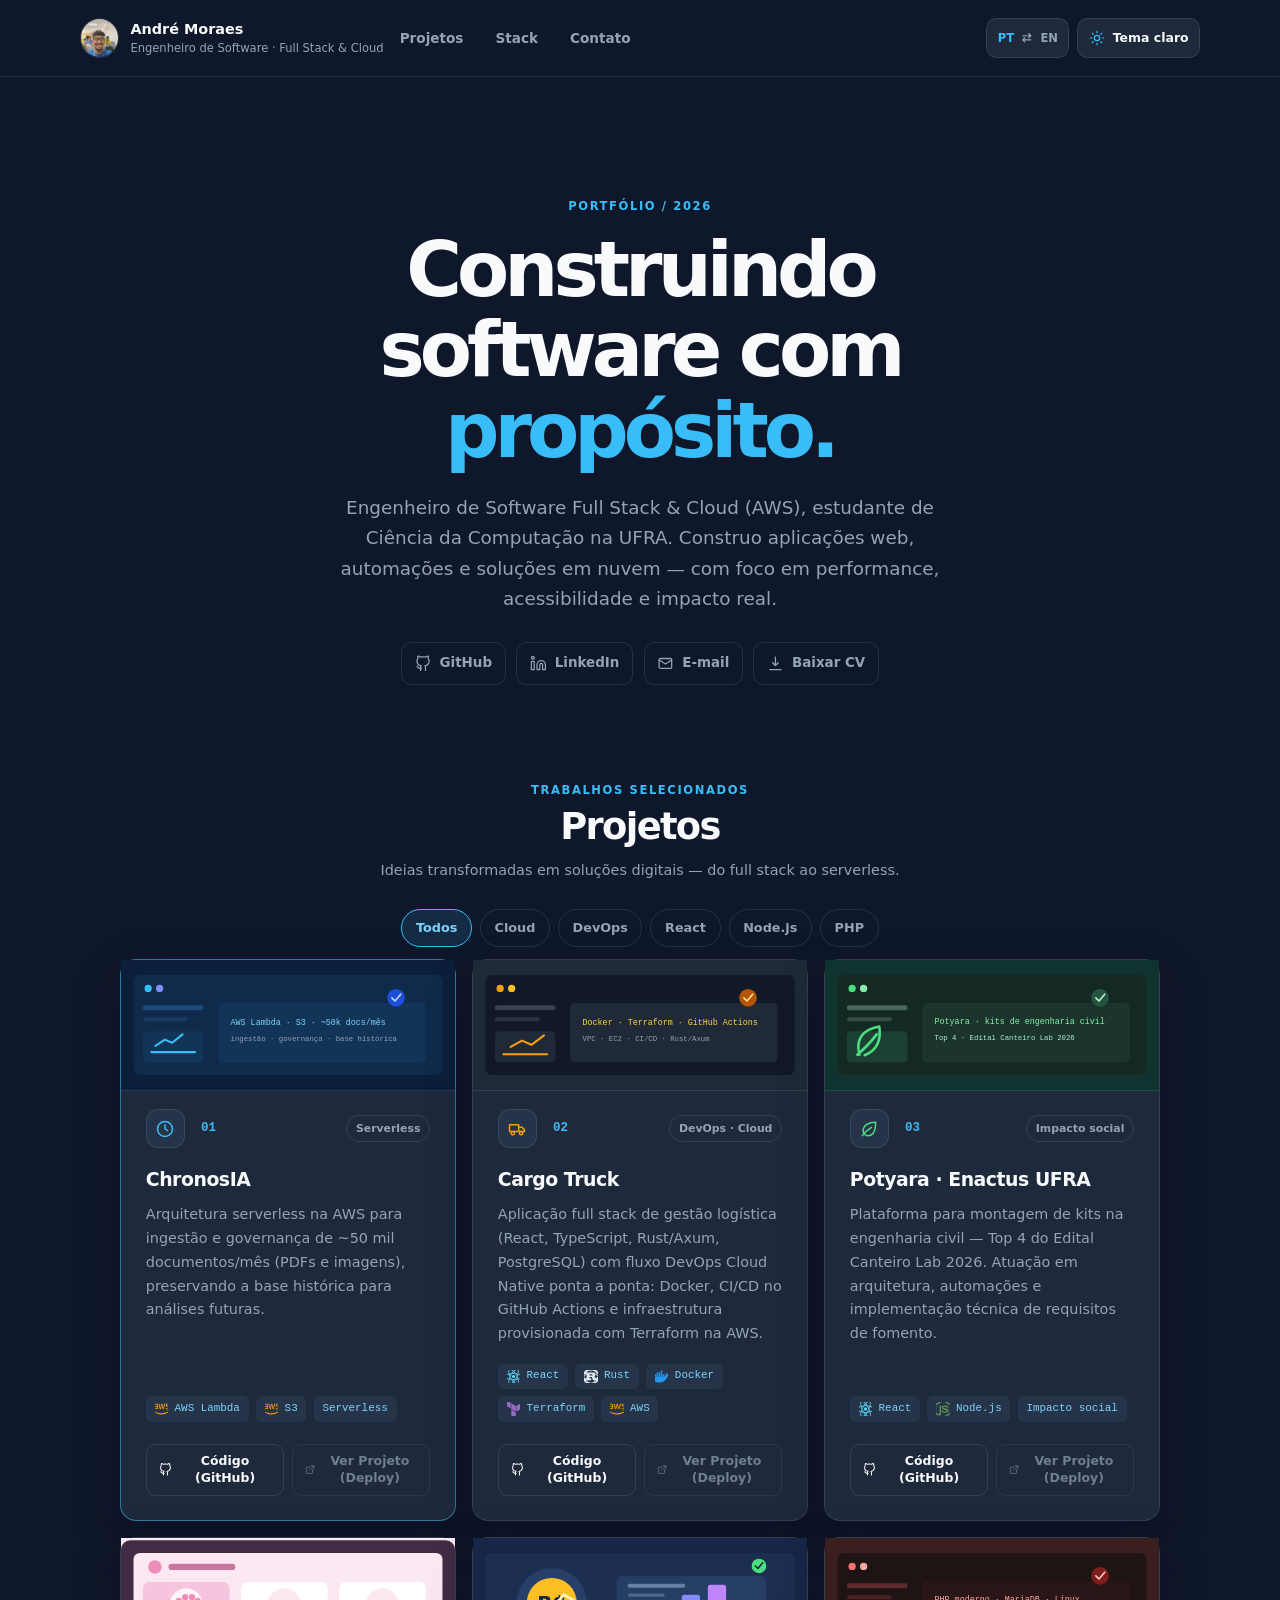
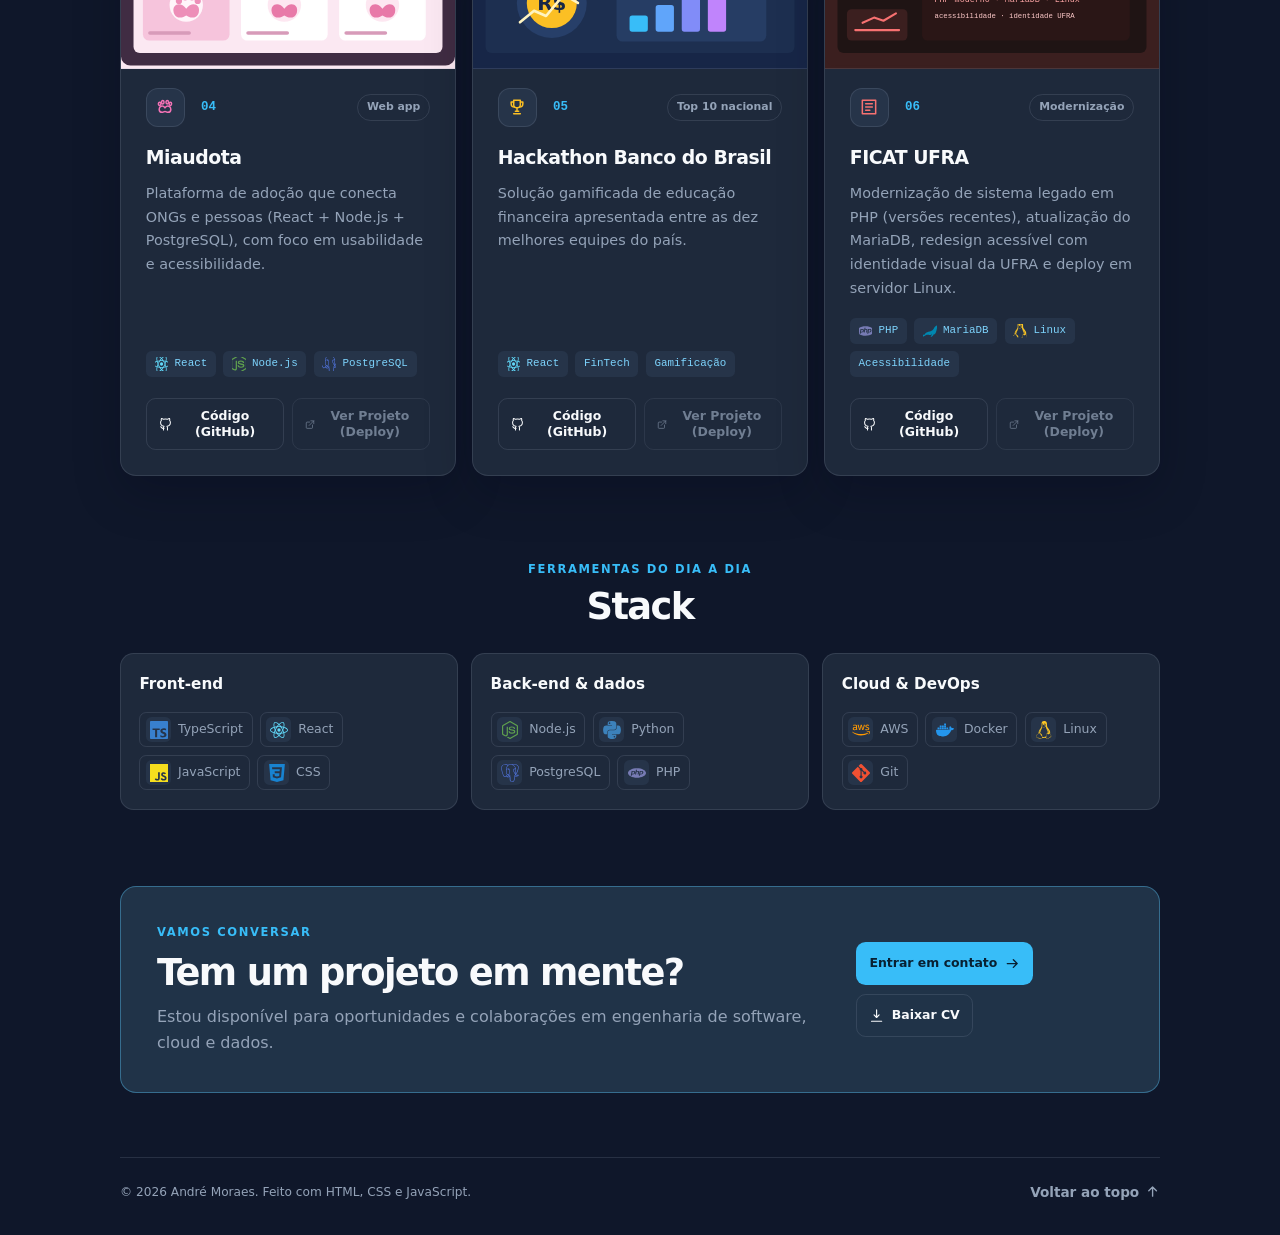
<file: contact.html>
<!DOCTYPE html>
<html lang="pt-BR">
<head>
    <meta charset="UTF-8">
    <meta name="viewport" content="width=device-width, initial-scale=1">
    <meta http-equiv="refresh" content="0; url=index.html#contato">
    <title>Contato — André Moraes</title>
</head>
<body>
    <p>Redirecionando para <a href="index.html#contato">Contato</a>...</p>
    <script>window.location.replace('index.html#contato');</script>
</body>
</html>
</file>
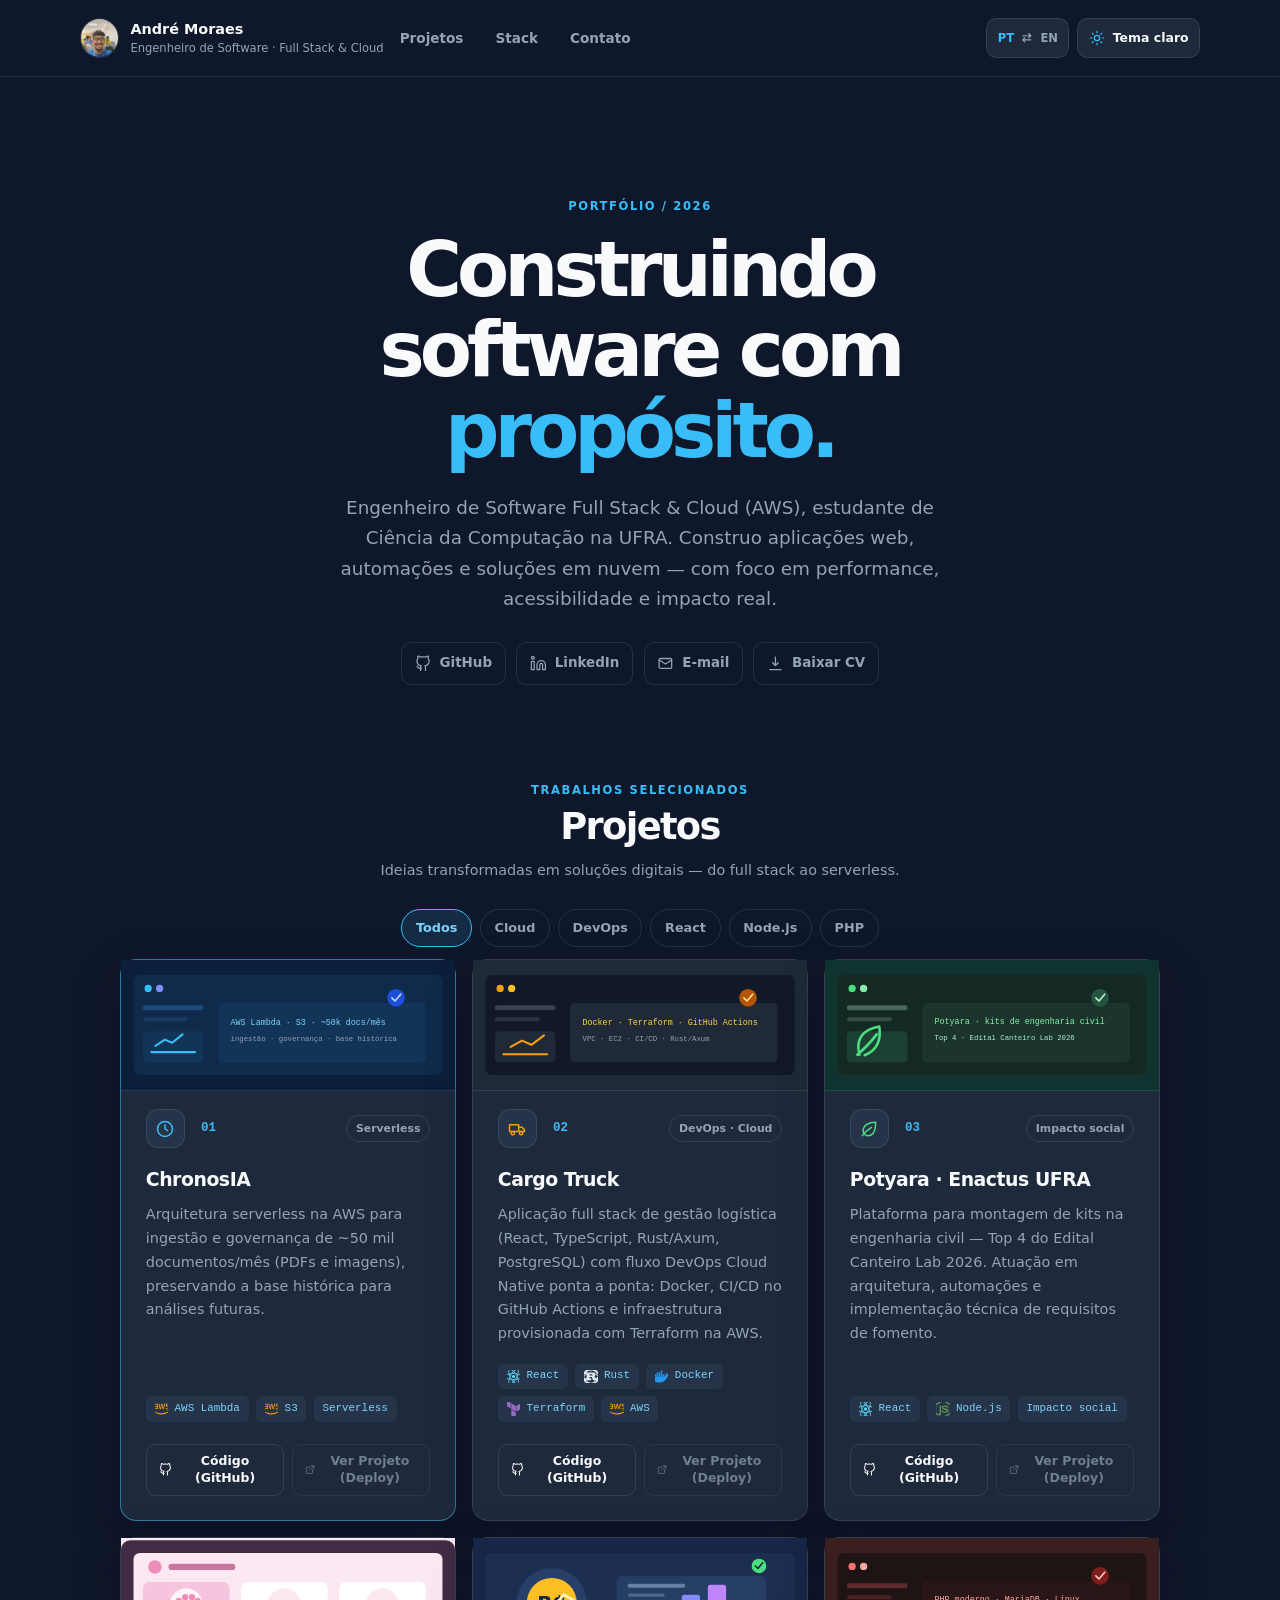
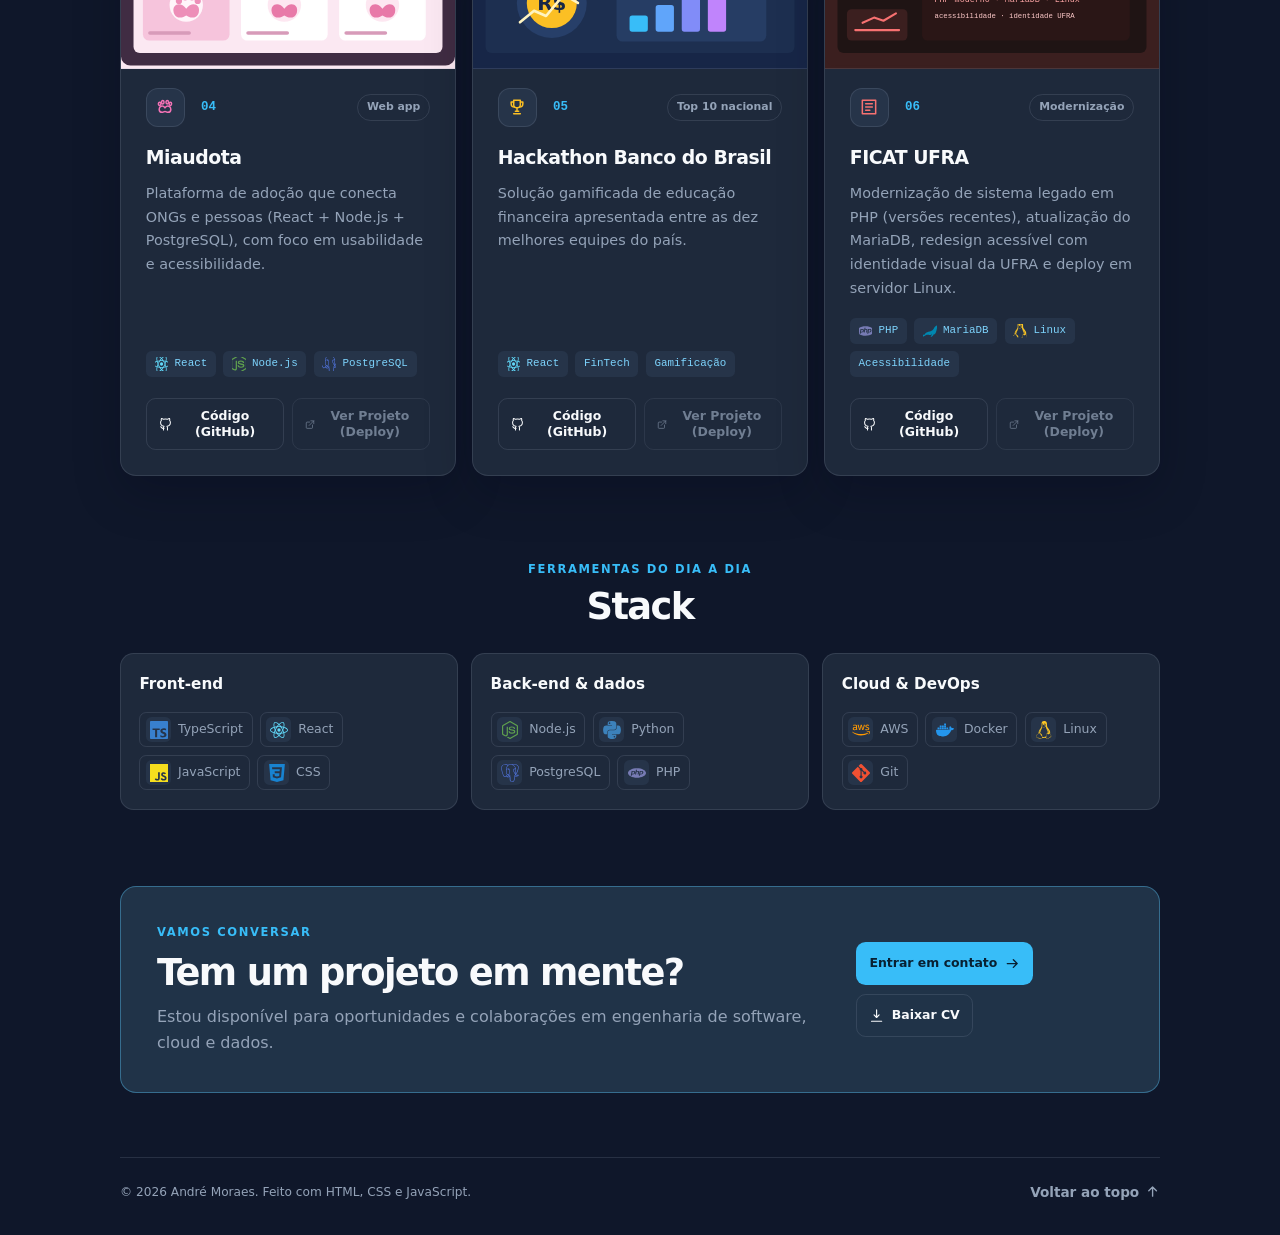
<file: projects.html>
<!DOCTYPE html>
<html lang="pt-BR">
<head>
    <meta charset="UTF-8">
    <meta name="viewport" content="width=device-width, initial-scale=1">
    <meta http-equiv="refresh" content="0; url=index.html#projetos">
    <title>Projetos — André Moraes</title>
</head>
<body>
    <p>Redirecionando para <a href="index.html#projetos">Projetos</a>...</p>
    <script>window.location.replace('index.html#projetos');</script>
</body>
</html>
</file>
<file: style.css>
:root {
    color-scheme: dark;
    --bg: #0F172A;
    --surface: #1E293B;
    --surface-raised: #263449;
    --text: #F8FAFC;
    --muted: #94A3B8;
    --accent: #38BDF8;
    --accent-strong: #7DD3FC;
    --border: rgba(148, 163, 184, 0.18);
    --focus: rgba(56, 189, 248, 0.45);
    --shadow: 0 18px 48px rgba(2, 6, 23, 0.22);
    font-family: Inter, ui-sans-serif, system-ui, -apple-system, BlinkMacSystemFont, "Segoe UI", sans-serif;
}

:root[data-theme="light"] {
    color-scheme: light;
    --bg: #F8FAFC;
    --surface: #FFFFFF;
    --surface-raised: #F1F5F9;
    --text: #0F172A;
    --muted: #475569;
    --accent: #0284C7;
    --accent-strong: #0369A1;
    --border: rgba(15, 23, 42, 0.13);
    --focus: rgba(2, 132, 199, 0.3);
    --shadow: 0 18px 48px rgba(15, 23, 42, 0.08);
}

* {
    box-sizing: border-box;
}

html {
    scroll-behavior: smooth;
    scroll-padding-top: 6rem;
}

body {
    min-width: 320px;
    min-height: 100vh;
    margin: 0;
    background: var(--bg);
    color: var(--text);
    font-size: 1rem;
    line-height: 1.65;
    transition: background-color 180ms ease, color 180ms ease;
}

button,
a {
    color: inherit;
    font: inherit;
}

a {
    text-decoration: none;
}

button {
    cursor: pointer;
}

button:focus-visible,
a:focus-visible {
    outline: 3px solid var(--focus);
    outline-offset: 3px;
}

svg {
    width: 1.1rem;
    height: 1.1rem;
    fill: none;
    stroke: currentColor;
    stroke-linecap: round;
    stroke-linejoin: round;
    stroke-width: 1.8;
}

.skip-link {
    position: absolute;
    top: 0.75rem;
    left: 0.75rem;
    z-index: 20;
    padding: 0.65rem 0.9rem;
    transform: translateY(-160%);
    border-radius: 0.5rem;
    background: var(--accent);
    color: var(--bg);
    font-weight: 700;
}

.skip-link:focus {
    transform: translateY(0);
}

.site-header {
    position: sticky;
    top: 0;
    z-index: 10;
    border-bottom: 1px solid var(--border);
    background: var(--bg);
}

.header-inner {
    display: grid;
    grid-template-columns: 1fr auto;
    align-items: center;
    gap: 0.85rem 1rem;
    width: min(100% - 2rem, 1120px);
    min-height: 4.5rem;
    margin-inline: auto;
}

.header-actions {
    display: flex;
    grid-column: 2;
    grid-row: 1;
    align-items: center;
    gap: 0.5rem;
}

.brand {
    display: inline-flex;
    align-items: center;
    gap: 0.7rem;
    width: fit-content;
}

.brand-mark {
    display: grid;
    width: 2.45rem;
    aspect-ratio: 1;
    place-items: center;
    overflow: hidden;
    border: 1px solid var(--border);
    border-radius: 50%;
    color: var(--accent);
    font-size: 0.8rem;
    font-weight: 800;
    letter-spacing: -0.04em;
}

.brand-mark img {
    display: block;
    width: 100%;
    height: 100%;
    object-fit: cover;
    object-position: center 20%;
}

.brand strong,
.brand small {
    display: block;
    line-height: 1.25;
}

.brand strong {
    font-size: 0.9rem;
}

.brand small {
    margin-top: 0.2rem;
    color: var(--muted);
    font-size: 0.72rem;
}

.main-nav {
    display: flex;
    grid-column: 1 / -1;
    grid-row: 2;
    justify-content: center;
    gap: clamp(1rem, 5vw, 2rem);
    padding-bottom: 0.75rem;
}

.main-nav a,
.back-to-top {
    color: var(--muted);
    font-size: 0.85rem;
    font-weight: 600;
    transition: color 150ms ease;
}

.main-nav a:hover,
.back-to-top:hover {
    color: var(--accent);
}

.theme-toggle {
    display: inline-flex;
    align-items: center;
    justify-content: center;
    gap: 0.5rem;
    min-height: 2.5rem;
    padding: 0.45rem 0.65rem;
    border: 1px solid var(--border);
    border-radius: 0.65rem;
    background: var(--surface);
    color: var(--text);
    font-size: 0.78rem;
    font-weight: 650;
    transition: border-color 150ms ease, background-color 150ms ease;
}

.theme-toggle:hover {
    border-color: var(--accent);
}

.language-toggle {
    display: inline-flex;
    align-items: center;
    justify-content: center;
    gap: 0.4rem;
    min-height: 2.5rem;
    padding: 0.45rem 0.65rem;
    border: 1px solid var(--border);
    border-radius: 0.65rem;
    background: var(--surface);
    color: var(--muted);
    font-size: 0.72rem;
    font-weight: 750;
    transition: border-color 150ms ease, color 150ms ease, background-color 150ms ease;
}

.language-toggle:hover {
    border-color: var(--accent);
    color: var(--accent);
}

.language-current {
    color: var(--accent);
}

.language-toggle svg {
    width: 0.85rem;
    height: 0.85rem;
    color: var(--muted);
}

.language-toggle .language-next {
    color: var(--muted);
}

.theme-icon {
    width: 1rem;
    height: 1rem;
    color: var(--accent);
}

.theme-icon-moon {
    display: none;
}

:root[data-theme="light"] .theme-icon-sun {
    display: none;
}

:root[data-theme="light"] .theme-icon-moon {
    display: block;
}

.page-shell {
    width: min(100% - 2rem, 1040px);
    margin-inline: auto;
}

.intro {
    display: flex;
    justify-content: center;
    padding-block: clamp(4rem, 12vw, 7.5rem) 4rem;
    text-align: center;
}

.intro-content {
    display: flex;
    width: 100%;
    max-width: 860px;
    flex-direction: column;
    align-items: center;
}

.eyebrow {
    margin: 0 0 0.85rem;
    color: var(--accent);
    font-size: 0.72rem;
    font-weight: 800;
    letter-spacing: 0.14em;
}

.intro h1 {
    max-width: 800px;
    margin: 0;
    font-size: clamp(2.4rem, 8vw, 4.75rem);
    font-weight: 760;
    letter-spacing: -0.065em;
    line-height: 1.06;
}

.intro h1 .intro-highlight {
    color: var(--accent);
}

.intro-copy {
    max-width: 620px;
    margin: 1.35rem 0 0;
    color: var(--muted);
    font-size: clamp(1rem, 2.2vw, 1.15rem);
}

.intro-links {
    display: flex;
    flex-wrap: wrap;
    justify-content: center;
    gap: 0.65rem;
    margin-top: 1.75rem;
}

.icon-link {
    display: inline-flex;
    align-items: center;
    gap: 0.5rem;
    min-height: 2.65rem;
    padding: 0.55rem 0.8rem;
    border: 1px solid var(--border);
    border-radius: 0.65rem;
    color: var(--muted);
    font-size: 0.84rem;
    font-weight: 650;
    transition: color 150ms ease, border-color 150ms ease, background-color 150ms ease;
}

.icon-link:hover {
    border-color: var(--accent);
    background: var(--surface);
    color: var(--accent);
}

.icon-link svg {
    width: 1.05rem;
    height: 1.05rem;
}

.section {
    padding-block: 2rem 3.75rem;
}

.section-heading {
    display: flex;
    flex-direction: column;
    align-items: flex-start;
    gap: 0.6rem;
    margin-bottom: 1.35rem;
}

#projetos .section-heading,
#habilidades .section-heading {
    flex-direction: column;
    align-items: center;
    justify-content: center;
    text-align: center;
}

.section-heading .eyebrow {
    margin-bottom: 0.35rem;
}

.section-heading h2,
.contact-panel h2 {
    margin: 0;
    font-size: clamp(1.7rem, 5vw, 2.3rem);
    letter-spacing: -0.045em;
    line-height: 1.2;
}

.section-note {
    margin: 0;
    color: var(--muted);
    font-size: 0.9rem;
}

.project-filters {
    display: flex;
    justify-content: flex-start;
    gap: 0.5rem;
    overflow-x: auto;
    padding: 0.15rem 0 0.75rem;
    scrollbar-width: thin;
}

.filter-button {
    flex: 0 0 auto;
    min-height: 2.35rem;
    padding: 0.4rem 0.85rem;
    border: 1px solid var(--border);
    border-radius: 999px;
    background: transparent;
    color: var(--muted);
    font-size: 0.8rem;
    font-weight: 650;
    transition: color 150ms ease, background-color 150ms ease, border-color 150ms ease;
}

.filter-button:hover,
.filter-button.is-active {
    border-color: var(--accent);
    background: color-mix(in srgb, var(--accent) 12%, transparent);
    color: var(--accent-strong);
}

.project-carousel {
    display: grid;
    grid-template-columns: repeat(2, minmax(0, 1fr));
    align-items: center;
    gap: 0.8rem;
}

.project-carousel[data-mode="list"] {
    display: block;
}

.project-grid {
    display: grid;
    grid-area: 1 / 1 / 2 / -1;
    grid-template-columns: minmax(0, 1fr);
    width: 100%;
    max-width: 44rem;
    margin-inline: auto;
}

.project-carousel[data-mode="list"] .project-grid {
    grid-area: auto;
    grid-column: auto;
    grid-row: auto;
    grid-template-columns: repeat(auto-fit, minmax(min(100%, 20rem), 1fr));
    max-width: none;
    gap: 1rem;
}

.project-card {
    display: flex;
    grid-area: 1 / 1;
    min-width: 0;
    flex-direction: column;
    --card-padding: clamp(1.15rem, 4vw, 1.55rem);
    padding: var(--card-padding);
    border: 1px solid var(--border);
    border-radius: 1rem;
    background: var(--surface);
    box-shadow: var(--shadow);
    opacity: 0;
    pointer-events: none;
    transform: translateX(1.25rem);
    visibility: hidden;
    transition: opacity 180ms ease, transform 180ms ease, border-color 160ms ease, background-color 160ms ease, visibility 180ms;
}

.project-card-featured {
    border-color: color-mix(in srgb, var(--accent) 45%, var(--border));
}

.project-preview {
    width: calc(100% + var(--card-padding) + var(--card-padding));
    aspect-ratio: 2.55 / 1;
    margin: calc(-1 * var(--card-padding)) calc(-1 * var(--card-padding)) 1.15rem;
    overflow: hidden;
    border-bottom: 1px solid var(--border);
    background: var(--surface-raised);
}

.project-preview svg {
    display: block;
    width: 100%;
    height: 100%;
    /* anula o stroke global de svg: as ilustrações já definem as próprias cores */
    stroke: none;
}

.preview-chronos {
    background: #0b1f3a;
}

.preview-cargo {
    background: #1f2937;
}

.preview-enactus {
    background: #10332f;
}

.preview-miaudota {
    background: #fbe8f2;
}

.preview-hackathon {
    background: #172647;
}

.preview-ficat {
    background: #3b1f1f;
}

.project-carousel[data-mode="list"] .project-card {
    grid-area: auto;
    opacity: 1;
    pointer-events: auto;
    transform: none;
    visibility: visible;
}

.project-carousel[data-mode="list"] .carousel-arrow {
    display: none;
}

.project-card.is-current {
    z-index: 1;
    opacity: 1;
    pointer-events: auto;
    transform: translateX(0);
    visibility: visible;
}

.project-card:hover {
    transform: translateY(-3px);
    border-color: color-mix(in srgb, var(--accent) 55%, var(--border));
}

.project-card[hidden] {
    display: none;
}

.project-card.slide-in-previous {
    animation: slide-in-previous 220ms ease both;
}

.project-card.slide-in-next {
    animation: slide-in-next 220ms ease both;
}

@keyframes slide-in-next {
    from { opacity: 0.35; transform: translateX(1.5rem); }
    to { opacity: 1; transform: translateX(0); }
}

@keyframes slide-in-previous {
    from { opacity: 0.35; transform: translateX(-1.5rem); }
    to { opacity: 1; transform: translateX(0); }
}

.carousel-arrow {
    display: inline-grid;
    grid-row: 2;
    width: 2.8rem;
    height: 2.8rem;
    place-items: center;
    justify-self: center;
    border: 1px solid var(--border);
    border-radius: 50%;
    background: var(--surface);
    color: var(--accent);
    transition: background-color 150ms ease, border-color 150ms ease, transform 150ms ease;
}

.carousel-arrow:first-child {
    grid-column: 1;
}

.carousel-arrow:last-child {
    grid-column: 2;
}

.carousel-arrow:hover:not(:disabled) {
    transform: scale(1.05);
    border-color: var(--accent);
    background: var(--surface-raised);
}

.carousel-arrow:disabled {
    cursor: default;
    opacity: 0.45;
}

.carousel-arrow svg {
    width: 1.2rem;
    height: 1.2rem;
}

.carousel-footer {
    min-height: 1.5rem;
    margin-top: 0.65rem;
    text-align: center;
}

.project-carousel[data-mode="list"] + .carousel-footer {
    display: none;
}

.slide-count {
    margin: 0;
    color: var(--muted);
    font-family: ui-monospace, SFMono-Regular, Menlo, Consolas, monospace;
    font-size: 0.72rem;
}

.project-topline {
    display: flex;
    align-items: center;
    justify-content: flex-start;
    gap: 1rem;
    margin-bottom: 1.15rem;
}

.project-mark {
    display: inline-grid;
    width: 2.45rem;
    height: 2.45rem;
    flex: 0 0 auto;
    place-items: center;
    border: 1px solid var(--border);
    border-radius: 0.75rem;
    background: var(--surface-raised);
    color: var(--accent);
}

.project-mark svg {
    width: 1.25rem;
    height: 1.25rem;
}

.mark-chronos { color: #38BDF8; }
.mark-cargo  { color: #F59E0B; }
.mark-enactus { color: #4ADE80; }
.mark-miaudota { color: #F472B6; }
.mark-hackathon { color: #FBBF24; }
.mark-ficat  { color: #F87171; }

:root[data-theme="light"] .mark-chronos { color: #0284C7; }
:root[data-theme="light"] .mark-cargo { color: #B45309; }
:root[data-theme="light"] .mark-enactus { color: #15803D; }
:root[data-theme="light"] .mark-miaudota { color: #BE185D; }
:root[data-theme="light"] .mark-hackathon { color: #A16207; }
:root[data-theme="light"] .mark-ficat { color: #B91C1C; }

.project-number {
    color: var(--accent);
    font-family: ui-monospace, SFMono-Regular, Menlo, Consolas, monospace;
    font-size: 0.78rem;
    font-weight: 700;
}

.project-type {
    margin-left: auto;
    padding: 0.22rem 0.55rem;
    border: 1px solid var(--border);
    border-radius: 999px;
    color: var(--muted);
    font-size: 0.68rem;
    font-weight: 650;
}

.project-card h3 {
    margin: 0;
    font-size: 1.18rem;
    letter-spacing: -0.025em;
    line-height: 1.35;
}

.project-description {
    flex: 1;
    margin: 0.7rem 0 1.1rem;
    color: var(--muted);
    font-size: 0.9rem;
}

.tag-list,
.skill-list {
    display: flex;
    flex-wrap: wrap;
    gap: 0.45rem;
    margin: 0;
    padding: 0;
    list-style: none;
}

.tag-list {
    margin-bottom: 1.35rem;
}

.tag-list li {
    display: inline-flex;
    align-items: center;
    gap: 0.4rem;
    padding: 0.24rem 0.55rem;
    border-radius: 0.35rem;
    background: var(--surface-raised);
    color: var(--accent-strong);
    font-family: ui-monospace, SFMono-Regular, Menlo, Consolas, monospace;
    font-size: 0.68rem;
}

.project-actions {
    display: grid;
    grid-template-columns: 1fr;
    gap: 0.55rem;
    margin-top: auto;
}

.button {
    display: inline-flex;
    align-items: center;
    justify-content: center;
    gap: 0.45rem;
    min-height: 2.65rem;
    padding: 0.55rem 0.75rem;
    border: 1px solid transparent;
    border-radius: 0.6rem;
    font-size: 0.78rem;
    font-weight: 700;
    line-height: 1.3;
    text-align: center;
    transition: color 150ms ease, background-color 150ms ease, border-color 150ms ease;
}

.button svg {
    width: 0.95rem;
    height: 0.95rem;
}

.button .github-icon {
    width: 1.05rem;
    height: 1.05rem;
}

.button .deploy-icon {
    width: 0.95rem;
    height: 0.95rem;
}

.button-secondary {
    border-color: var(--border);
    background: transparent;
    color: var(--text);
}

.button-secondary:hover {
    border-color: var(--accent);
    color: var(--accent);
}

.button-disabled,
.button-disabled:disabled {
    border-color: var(--border);
    background: transparent;
    color: var(--muted);
    cursor: not-allowed;
    opacity: 0.7;
}

.empty-state {
    margin: 1.25rem 0 0;
    color: var(--muted);
    text-align: center;
}

.skills-section {
    padding-top: 1.5rem;
}

.skills-grid {
    display: grid;
    grid-template-columns: minmax(0, 1fr);
    gap: 0.85rem;
}

.skill-group {
    padding: 1.15rem;
    border: 1px solid var(--border);
    border-radius: 0.85rem;
    background: var(--surface);
}

.skill-group h3 {
    margin: 0 0 0.9rem;
    font-size: 0.95rem;
}

.skill-list {
    gap: 0.45rem;
}

.skill-list li {
    display: inline-flex;
    align-items: center;
    gap: 0.45rem;
    padding: 0.28rem 0.55rem 0.28rem 0.35rem;
    border: 1px solid var(--border);
    border-radius: 0.45rem;
    color: var(--muted);
    font-size: 0.78rem;
}

.tech-icon {
    display: inline-grid;
    width: 1.55rem;
    height: 1.55rem;
    flex: 0 0 auto;
    place-items: center;
    border-radius: 0.35rem;
    background: var(--surface-raised);
    color: var(--accent);
    font-family: ui-monospace, SFMono-Regular, Menlo, Consolas, monospace;
    font-size: 0.58rem;
    font-weight: 800;
    letter-spacing: -0.06em;
}

.tech-icon[data-tech],
.tag-icon[data-tech] {
    background-repeat: no-repeat;
    background-position: center;
    background-size: 1.1rem 1.1rem;
}

/* Ícones: cada tema usa a sua versão (img/stack/dark e img/stack/light), com contraste mínimo de 3:1 sobre o fundo do chip */
.tech-icon[data-tech="typescript"], .tag-icon[data-tech="typescript"] { background-image: url("img/stack/dark/typescript.svg"); }
.tech-icon[data-tech="react"], .tag-icon[data-tech="react"] { background-image: url("img/stack/dark/react.svg"); }
.tech-icon[data-tech="javascript"], .tag-icon[data-tech="javascript"] { background-image: url("img/stack/dark/javascript.svg"); }
.tech-icon[data-tech="css3"], .tag-icon[data-tech="css3"] { background-image: url("img/stack/dark/css3.svg"); }
.tech-icon[data-tech="nodedotjs"], .tag-icon[data-tech="nodedotjs"] { background-image: url("img/stack/dark/nodedotjs.svg"); }
.tech-icon[data-tech="python"], .tag-icon[data-tech="python"] { background-image: url("img/stack/dark/python.svg"); }
.tech-icon[data-tech="postgresql"], .tag-icon[data-tech="postgresql"] { background-image: url("img/stack/dark/postgresql.svg"); }
.tech-icon[data-tech="php"], .tag-icon[data-tech="php"] { background-image: url("img/stack/dark/php.svg"); }
.tech-icon[data-tech="amazonaws"], .tag-icon[data-tech="amazonaws"] { background-image: url("img/stack/dark/amazonaws.svg"); }
.tech-icon[data-tech="docker"], .tag-icon[data-tech="docker"] { background-image: url("img/stack/dark/docker.svg"); }
.tech-icon[data-tech="linux"], .tag-icon[data-tech="linux"] { background-image: url("img/stack/dark/linux.svg"); }
.tech-icon[data-tech="git"], .tag-icon[data-tech="git"] { background-image: url("img/stack/dark/git.svg"); }

:root[data-theme="light"] .tech-icon[data-tech="typescript"], :root[data-theme="light"] .tag-icon[data-tech="typescript"] { background-image: url("img/stack/light/typescript.svg"); }
:root[data-theme="light"] .tech-icon[data-tech="react"], :root[data-theme="light"] .tag-icon[data-tech="react"] { background-image: url("img/stack/light/react.svg"); }
:root[data-theme="light"] .tech-icon[data-tech="javascript"], :root[data-theme="light"] .tag-icon[data-tech="javascript"] { background-image: url("img/stack/light/javascript.svg"); }
:root[data-theme="light"] .tech-icon[data-tech="css3"], :root[data-theme="light"] .tag-icon[data-tech="css3"] { background-image: url("img/stack/light/css3.svg"); }
:root[data-theme="light"] .tech-icon[data-tech="nodedotjs"], :root[data-theme="light"] .tag-icon[data-tech="nodedotjs"] { background-image: url("img/stack/light/nodedotjs.svg"); }
:root[data-theme="light"] .tech-icon[data-tech="python"], :root[data-theme="light"] .tag-icon[data-tech="python"] { background-image: url("img/stack/light/python.svg"); }
:root[data-theme="light"] .tech-icon[data-tech="postgresql"], :root[data-theme="light"] .tag-icon[data-tech="postgresql"] { background-image: url("img/stack/light/postgresql.svg"); }
:root[data-theme="light"] .tech-icon[data-tech="php"], :root[data-theme="light"] .tag-icon[data-tech="php"] { background-image: url("img/stack/light/php.svg"); }
:root[data-theme="light"] .tech-icon[data-tech="amazonaws"], :root[data-theme="light"] .tag-icon[data-tech="amazonaws"] { background-image: url("img/stack/light/amazonaws.svg"); }
:root[data-theme="light"] .tech-icon[data-tech="docker"], :root[data-theme="light"] .tag-icon[data-tech="docker"] { background-image: url("img/stack/light/docker.svg"); }
:root[data-theme="light"] .tech-icon[data-tech="linux"], :root[data-theme="light"] .tag-icon[data-tech="linux"] { background-image: url("img/stack/light/linux.svg"); }
:root[data-theme="light"] .tech-icon[data-tech="git"], :root[data-theme="light"] .tag-icon[data-tech="git"] { background-image: url("img/stack/light/git.svg"); }

.tag-icon[data-tech="rust"] { background-image: url("img/stack/dark/rust.svg"); }
.tag-icon[data-tech="terraform"] { background-image: url("img/stack/dark/terraform.svg"); }
.tag-icon[data-tech="mariadb"] { background-image: url("img/stack/dark/mariadb.svg"); }
:root[data-theme="light"] .tag-icon[data-tech="rust"] { background-image: url("img/stack/light/rust.svg"); }
:root[data-theme="light"] .tag-icon[data-tech="terraform"] { background-image: url("img/stack/light/terraform.svg"); }
:root[data-theme="light"] .tag-icon[data-tech="mariadb"] { background-image: url("img/stack/light/mariadb.svg"); }

.tag-icon {
    display: inline-block;
    width: 0.85rem;
    height: 0.85rem;
    flex: 0 0 auto;
}

.contact-actions {
    display: flex;
    flex-wrap: wrap;
    gap: 0.6rem;
}

.contact-panel {
    display: flex;
    flex-direction: column;
    align-items: flex-start;
    gap: 1.2rem;
    margin-block: 1rem 4rem;
    padding: clamp(1.25rem, 5vw, 2.25rem);
    border: 1px solid color-mix(in srgb, var(--accent) 32%, var(--border));
    border-radius: 1rem;
    background: color-mix(in srgb, var(--accent) 7%, var(--surface));
}

.contact-panel .eyebrow {
    margin-bottom: 0.55rem;
}

.contact-panel p:not(.eyebrow) {
    margin: 0.55rem 0 0;
    color: var(--muted);
}

.button-primary {
    background: var(--accent);
    color: #082032;
}

.button-primary:hover {
    background: var(--accent-strong);
}

:root[data-theme="light"] .button-primary {
    background: var(--accent-strong);
    color: #FFFFFF;
}

:root[data-theme="light"] .button-primary:hover {
    background: #075985;
}

:root[data-theme="light"] .project-number {
    color: var(--accent-strong);
}

.site-footer {
    display: flex;
    flex-direction: column;
    align-items: flex-start;
    gap: 0.65rem;
    width: min(100% - 2rem, 1040px);
    margin-inline: auto;
    padding-block: 1.4rem 2rem;
    border-top: 1px solid var(--border);
}

.site-footer p {
    margin: 0;
    color: var(--muted);
    font-size: 0.76rem;
}

.back-to-top {
    display: inline-flex;
    align-items: center;
    gap: 0.35rem;
}

.back-to-top svg {
    width: 0.95rem;
    height: 0.95rem;
}

@media (min-width: 560px) {
    .project-actions {
        grid-template-columns: 1fr 1fr;
    }

    .skills-grid {
        grid-template-columns: repeat(2, minmax(0, 1fr));
    }

    .contact-panel {
        flex-direction: row;
        align-items: center;
        justify-content: space-between;
    }

    .site-footer {
        flex-direction: row;
        align-items: center;
        justify-content: space-between;
    }
}

@media (min-width: 430px) {
    .project-filters {
        justify-content: center;
    }
}

@media (min-width: 720px) {
    .header-inner {
        display: flex;
        justify-content: space-between;
        min-height: 4.75rem;
    }

    .main-nav {
        grid-column: auto;
        grid-row: auto;
        justify-content: flex-start;
        padding: 0;
    }

    .header-actions {
        grid-column: auto;
        grid-row: auto;
        margin-left: auto;
    }
}

@media (min-width: 760px) {
    .section-heading {
        flex-direction: row;
        align-items: flex-end;
        justify-content: space-between;
        margin-bottom: 1.5rem;
    }

    .project-grid {
        grid-column: 2;
        grid-row: 1;
    }

    .project-carousel[data-mode="list"] .project-grid {
        grid-column: auto;
        grid-row: auto;
    }

    .project-carousel {
        grid-template-columns: 3rem minmax(0, 44rem) 3rem;
        justify-content: center;
        gap: 1rem;
    }

    .carousel-arrow {
        grid-row: 1;
    }

    .carousel-arrow:first-child {
        grid-column: 1;
    }

    .carousel-arrow:last-child {
        grid-column: 3;
    }

    .skills-grid {
        grid-template-columns: repeat(3, minmax(0, 1fr));
    }
}

@media (max-width: 410px) {
    .header-inner {
        width: min(100% - 1.25rem, 1120px);
    }

    .brand {
        gap: 0.5rem;
    }

    .brand small {
        font-size: 0.66rem;
    }

    .theme-toggle {
        padding-inline: 0.55rem;
    }

    .theme-label,
    .language-next,
    .language-toggle svg {
        display: none;
    }

    .header-actions {
        gap: 0.35rem;
    }

    .language-toggle {
        min-width: 2.5rem;
        padding-inline: 0.5rem;
    }
}

@media (prefers-reduced-motion: reduce) {
    *,
    *::before,
    *::after {
        scroll-behavior: auto !important;
        transition-duration: 0.01ms !important;
        animation-duration: 0.01ms !important;
        animation-iteration-count: 1 !important;
    }

    .project-card.slide-in-next,
    .project-card.slide-in-previous {
        animation: none;
    }
}
</file>
